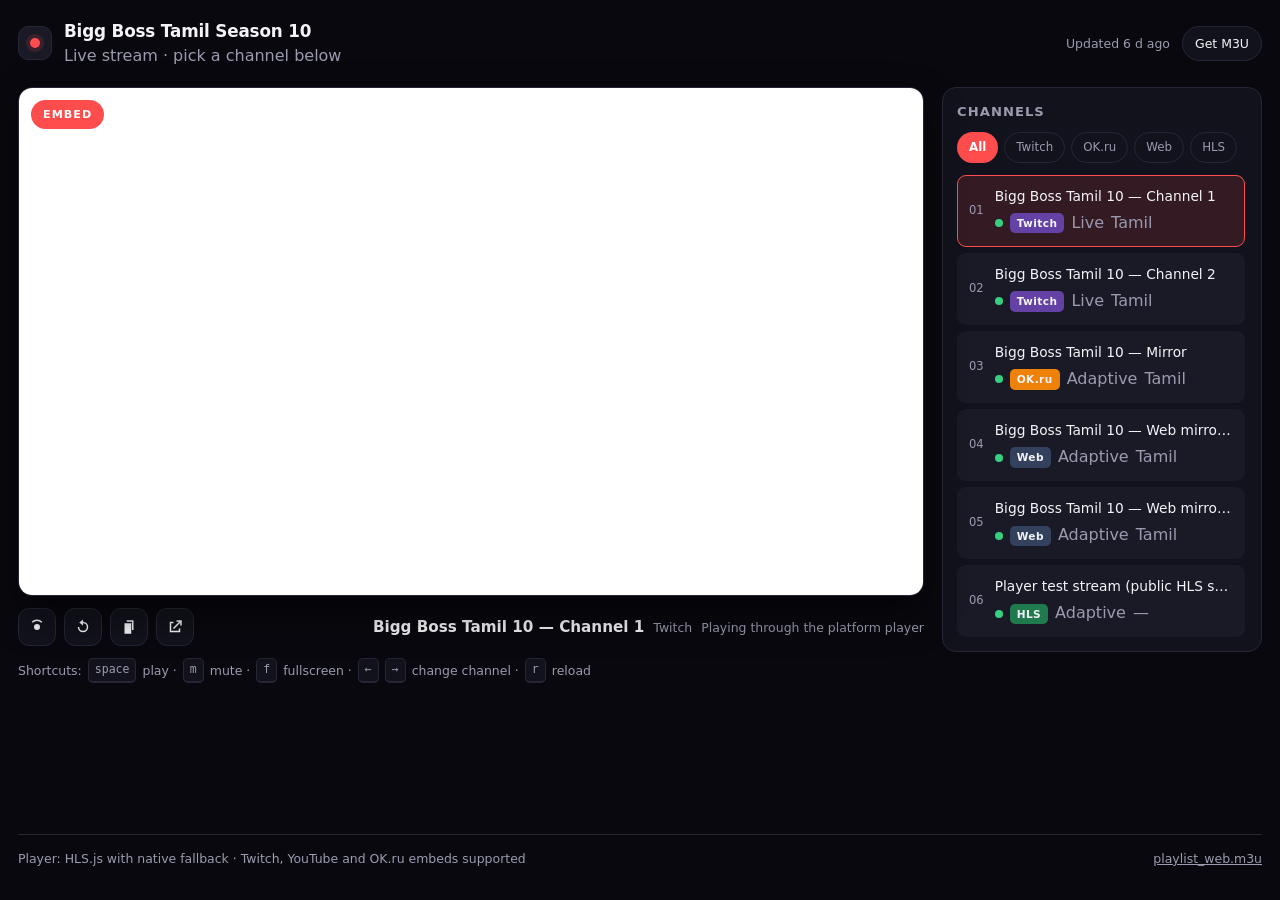
<file: index.html>
<!DOCTYPE html>
<html lang="en">
<head>
<meta charset="utf-8">
<meta name="viewport" content="width=device-width, initial-scale=1, viewport-fit=cover">
<meta name="color-scheme" content="dark">
<meta name="theme-color" content="#0b0b12">
<title>Bigg Boss Tamil — Live</title>
<meta name="description" content="Watch the Bigg Boss Tamil live stream. Clean, fast player with HLS and platform embeds.">
<link rel="manifest" href="manifest.webmanifest">
<link rel="icon" href="data:image/svg+xml,<svg xmlns='http://www.w3.org/2000/svg' viewBox='0 0 32 32'><rect width='32' height='32' rx='8' fill='%230b0b12'/><circle cx='16' cy='16' r='6' fill='%23ff4d4d'/></svg>">
<link rel="stylesheet" href="assets/css/app.css">
</head>
<body>
<div class="app">

  <header class="topbar">
    <div class="brand">
      <span class="brand-mark" aria-hidden="true"><span class="dot"></span></span>
      <div class="brand-text">
        <h1 id="show-title">Bigg Boss Tamil — Live</h1>
        <p id="show-tagline" class="muted"></p>
      </div>
    </div>
    <div class="topbar-right">
      <span id="updated-at" class="muted small"></span>
      <a class="ghost" href="playlist.m3u" download>Get M3U</a>
    </div>
  </header>

  <main class="layout">
    <section class="stage-col">
      <div id="stage" class="stage">
        <video id="video" class="media" controls playsinline preload="metadata"></video>
        <iframe id="iframe" class="media" hidden title="Stream player"
                allow="autoplay; encrypted-media; fullscreen; picture-in-picture"
                allowfullscreen referrerpolicy="origin"></iframe>
        <span id="status-pill" class="pill" data-state="idle">Idle</span>
        <div id="overlay" class="overlay" hidden>
          <span class="spinner" aria-hidden="true"></span>
          <p id="overlay-title" class="overlay-title">Connecting…</p>
          <p id="overlay-message" class="muted small"></p>
          <button id="retry-overlay" class="primary" type="button">Try again</button>
        </div>
      </div>

      <div class="bar">
        <div id="controls" class="controls"></div>
        <div class="now">
          <strong id="now-name">—</strong>
          <span id="now-platform" class="muted small"></span>
          <span id="now-note" class="muted small"></span>
        </div>
      </div>

      <p class="hint muted small">
        Shortcuts: <kbd>space</kbd> play · <kbd>m</kbd> mute · <kbd>f</kbd> fullscreen ·
        <kbd>←</kbd><kbd>→</kbd> change channel · <kbd>r</kbd> reload
      </p>
    </section>

    <aside class="list-col">
      <div class="list-head">
        <h2>Channels</h2>
        <div id="filter-bar" class="filters"></div>
      </div>
      <div id="stream-list" class="stream-list"></div>
      <p id="empty-state" class="muted small" hidden>No streams match this filter.</p>
    </aside>
  </main>

  <div id="banner" class="banner" role="status" hidden></div>

  <footer class="footer">
    <span class="muted small">Player: HLS.js with native fallback · Twitch, YouTube and OK.ru embeds supported</span>
    <span class="muted small"><a href="playlist_web.m3u" download>playlist_web.m3u</a></span>
  </footer>

</div>
<script type="module" src="assets/js/app.js"></script>
</body>
</html>
</file>
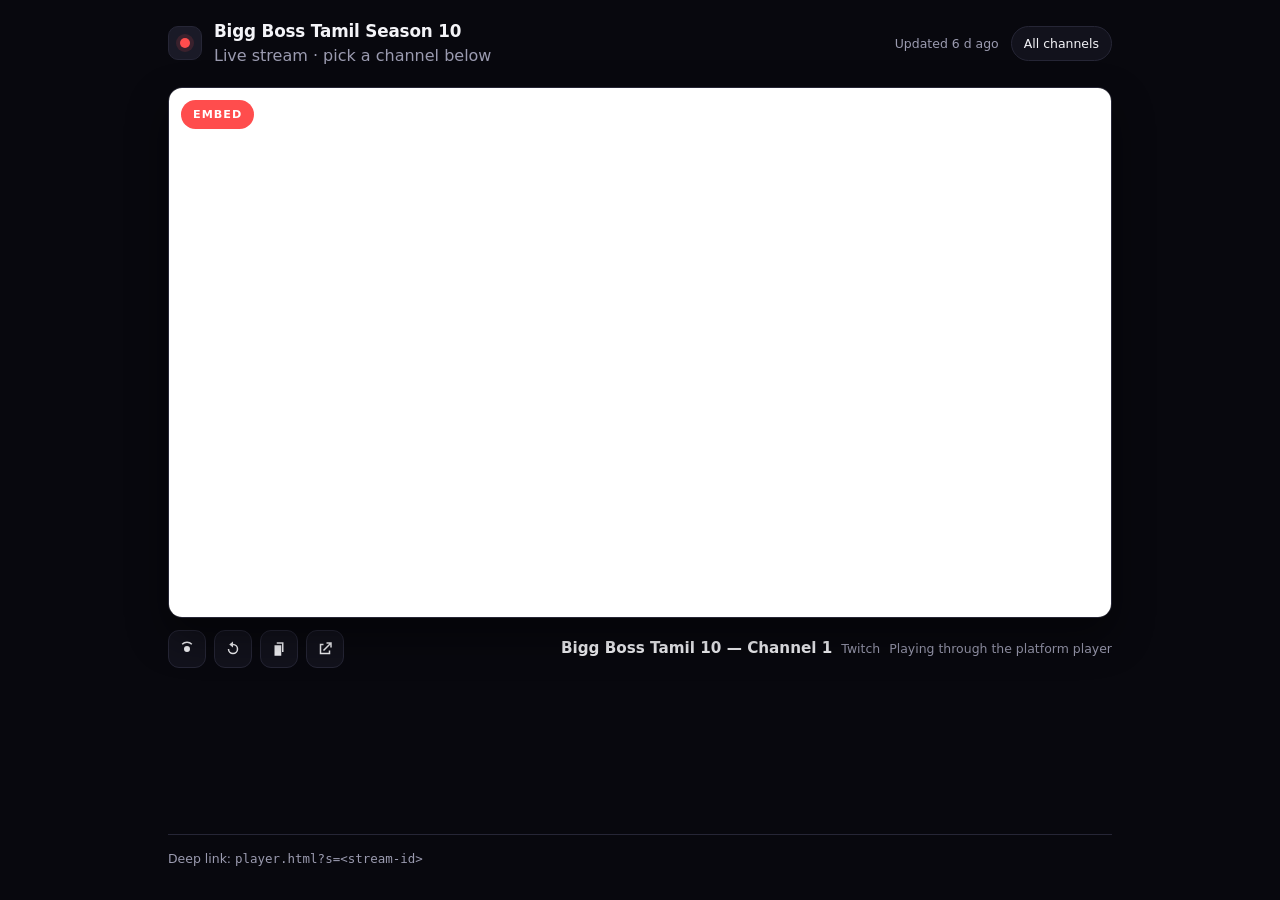
<file: player.html>
<!DOCTYPE html>
<html lang="en">
<head>
<meta charset="utf-8">
<meta name="viewport" content="width=device-width, initial-scale=1, viewport-fit=cover">
<meta name="color-scheme" content="dark">
<meta name="theme-color" content="#0b0b12">
<title>Bigg Boss Tamil — Player</title>
<meta name="description" content="Standalone live stream player. Handy as an IPTV / M3U target.">
<link rel="icon" href="data:image/svg+xml,<svg xmlns='http://www.w3.org/2000/svg' viewBox='0 0 32 32'><rect width='32' height='32' rx='8' fill='%230b0b12'/><circle cx='16' cy='16' r='6' fill='%23ff4d4d'/></svg>">
<link rel="stylesheet" href="assets/css/app.css">
</head>
<body class="is-player-only">
<div class="app app-narrow">

  <header class="topbar">
    <div class="brand">
      <span class="brand-mark" aria-hidden="true"><span class="dot"></span></span>
      <div class="brand-text">
        <h1 id="show-title">Bigg Boss Tamil — Live</h1>
        <p id="show-tagline" class="muted"></p>
      </div>
    </div>
    <div class="topbar-right">
      <span id="updated-at" class="muted small"></span>
      <a class="ghost" href="./">All channels</a>
    </div>
  </header>

  <main class="layout layout-single">
    <section class="stage-col">
      <div id="stage" class="stage">
        <video id="video" class="media" controls playsinline preload="metadata"></video>
        <iframe id="iframe" class="media" hidden title="Stream player"
                allow="autoplay; encrypted-media; fullscreen; picture-in-picture"
                allowfullscreen referrerpolicy="origin"></iframe>
        <span id="status-pill" class="pill" data-state="idle">Idle</span>
        <div id="overlay" class="overlay" hidden>
          <span class="spinner" aria-hidden="true"></span>
          <p id="overlay-title" class="overlay-title">Connecting…</p>
          <p id="overlay-message" class="muted small"></p>
          <button id="retry-overlay" class="primary" type="button">Try again</button>
        </div>
      </div>

      <div class="bar">
        <div id="controls" class="controls"></div>
        <div class="now">
          <strong id="now-name">—</strong>
          <span id="now-platform" class="muted small"></span>
          <span id="now-note" class="muted small"></span>
        </div>
      </div>
    </section>
  </main>

  <div id="banner" class="banner" role="status" hidden></div>

  <footer class="footer">
    <span class="muted small">Deep link: <code>player.html?s=&lt;stream-id&gt;</code></span>
  </footer>

</div>
<script type="module" src="assets/js/app.js"></script>
</body>
</html>
</file>
<file: assets/css/app.css>
/* ==========================================================================
   Bigg Boss Tamil — Live
   Single stylesheet, dark-first, no framework.
   ========================================================================== */

:root {
  --bg: #08080e;
  --surface: #12121c;
  --surface-2: #1a1a27;
  --line: #262636;
  --text: #f4f4f8;
  --text-dim: #9b9bb0;
  --accent: #ff4d4d;
  --accent-soft: rgba(255, 77, 77, 0.14);
  --ok: #35d07f;
  --warn: #f0b429;
  --radius: 14px;
  --radius-sm: 9px;
  --shadow: 0 18px 40px rgba(0, 0, 0, 0.45);
  --font: system-ui, -apple-system, "Segoe UI", Roboto, "Noto Sans Tamil", sans-serif;
}

* { box-sizing: border-box; }

html, body { height: 100%; }

body {
  margin: 0;
  background: var(--bg);
  color: var(--text);
  font-family: var(--font);
  line-height: 1.55;
  -webkit-font-smoothing: antialiased;
}

h1, h2, h3 { margin: 0; font-weight: 600; letter-spacing: -0.01em; }
h1 { font-size: 1.05rem; }
h2 { font-size: 0.82rem; text-transform: uppercase; letter-spacing: 0.08em; color: var(--text-dim); }

p { margin: 0; }
a { color: inherit; }
code, kbd { font-family: ui-monospace, "SF Mono", Menlo, monospace; }

.muted { color: var(--text-dim); }
.small { font-size: 0.78rem; }

:focus-visible {
  outline: 2px solid var(--accent);
  outline-offset: 2px;
  border-radius: 6px;
}

/* ---------------------------------------------------------------- layout */

.app {
  max-width: 1360px;
  margin: 0 auto;
  padding: 18px 18px 32px;
  display: flex;
  flex-direction: column;
  gap: 18px;
  min-height: 100%;
}

.app-narrow { max-width: 980px; }

.topbar {
  display: flex;
  align-items: center;
  justify-content: space-between;
  gap: 16px;
  flex-wrap: wrap;
}

.brand { display: flex; align-items: center; gap: 12px; }
.brand-text { display: flex; flex-direction: column; }

.brand-mark {
  width: 34px;
  height: 34px;
  border-radius: 10px;
  background: var(--surface-2);
  border: 1px solid var(--line);
  display: grid;
  place-items: center;
  flex: none;
}

.brand-mark .dot {
  width: 10px;
  height: 10px;
  border-radius: 50%;
  background: var(--accent);
  box-shadow: 0 0 0 4px var(--accent-soft);
}

.topbar-right { display: flex; align-items: center; gap: 12px; }

.ghost {
  font-size: 0.78rem;
  text-decoration: none;
  padding: 7px 12px;
  border: 1px solid var(--line);
  border-radius: 999px;
  background: var(--surface);
  transition: border-color 0.15s, background 0.15s;
}

.ghost:hover { border-color: var(--accent); background: var(--accent-soft); }

.layout {
  display: grid;
  grid-template-columns: minmax(0, 1fr) 320px;
  gap: 18px;
  align-items: start;
}

.layout-single { grid-template-columns: minmax(0, 1fr); }

.stage-col { display: flex; flex-direction: column; gap: 12px; min-width: 0; }

/* ----------------------------------------------------------------- stage */

.stage {
  position: relative;
  aspect-ratio: 16 / 9;
  background: #000;
  border: 1px solid var(--line);
  border-radius: var(--radius);
  overflow: hidden;
  box-shadow: var(--shadow);
}

.media {
  position: absolute;
  inset: 0;
  width: 100%;
  height: 100%;
  border: 0;
  display: block;
  background: #000;
}

.media[hidden] { display: none; }

.pill {
  position: absolute;
  top: 12px;
  left: 12px;
  z-index: 3;
  font-size: 0.7rem;
  font-weight: 600;
  letter-spacing: 0.09em;
  text-transform: uppercase;
  padding: 5px 11px;
  border-radius: 999px;
  background: rgba(10, 10, 16, 0.72);
  border: 1px solid var(--line);
  color: var(--text-dim);
  backdrop-filter: blur(6px);
}

.pill[data-state="playing"],
.pill[data-state="embed"] { color: #fff; border-color: transparent; background: var(--accent); }

.pill[data-state="loading"] { color: var(--warn); border-color: rgba(240, 180, 41, 0.4); }
.pill[data-state="error"] { color: var(--accent); border-color: rgba(255, 77, 77, 0.5); }

.overlay {
  position: absolute;
  inset: 0;
  z-index: 2;
  display: flex;
  flex-direction: column;
  align-items: center;
  justify-content: center;
  gap: 10px;
  text-align: center;
  padding: 24px;
  background: rgba(8, 8, 14, 0.86);
}

.overlay[hidden] { display: none; }
.overlay-title { font-weight: 600; }

.spinner {
  width: 30px;
  height: 30px;
  border-radius: 50%;
  border: 2.5px solid var(--line);
  border-top-color: var(--accent);
  animation: spin 0.85s linear infinite;
}

.overlay.is-error .spinner { display: none; }

@keyframes spin { to { transform: rotate(360deg); } }

.primary {
  font: inherit;
  font-size: 0.82rem;
  font-weight: 600;
  color: #fff;
  background: var(--accent);
  border: 0;
  padding: 9px 18px;
  border-radius: 999px;
  cursor: pointer;
}

.primary:hover { filter: brightness(1.08); }

/* -------------------------------------------------------------- controls */

.bar {
  display: flex;
  align-items: center;
  justify-content: space-between;
  gap: 14px;
  flex-wrap: wrap;
}

.controls { display: flex; align-items: center; gap: 8px; }

.ctl {
  width: 38px;
  height: 38px;
  display: grid;
  place-items: center;
  border-radius: 11px;
  border: 1px solid var(--line);
  background: var(--surface);
  color: var(--text);
  cursor: pointer;
  transition: border-color 0.15s, background 0.15s, transform 0.1s;
}

.ctl svg { width: 18px; height: 18px; }
.ctl:hover { border-color: var(--accent); background: var(--accent-soft); }
.ctl:active { transform: scale(0.95); }

.now { display: flex; align-items: baseline; gap: 9px; flex-wrap: wrap; min-width: 0; }
.now strong { font-size: 0.95rem; }

.hint { display: flex; gap: 6px; flex-wrap: wrap; align-items: center; }

kbd {
  font-size: 0.72rem;
  padding: 2px 6px;
  border: 1px solid var(--line);
  border-bottom-width: 2px;
  border-radius: 5px;
  background: var(--surface);
}

/* ------------------------------------------------------------ stream list */

.list-col {
  background: var(--surface);
  border: 1px solid var(--line);
  border-radius: var(--radius);
  padding: 14px;
  display: flex;
  flex-direction: column;
  gap: 12px;
  max-height: calc(100vh - 130px);
}

.list-head { display: flex; flex-direction: column; gap: 10px; }

.filters { display: flex; gap: 6px; flex-wrap: wrap; }

.chip {
  font: inherit;
  font-size: 0.74rem;
  padding: 5px 11px;
  border-radius: 999px;
  border: 1px solid var(--line);
  background: transparent;
  color: var(--text-dim);
  cursor: pointer;
}

.chip:hover { color: var(--text); border-color: var(--text-dim); }
.chip.is-active { background: var(--accent); border-color: transparent; color: #fff; font-weight: 600; }

.stream-list {
  display: flex;
  flex-direction: column;
  gap: 6px;
  overflow-y: auto;
  padding-right: 2px;
}

.stream-item {
  font: inherit;
  text-align: left;
  display: flex;
  align-items: center;
  gap: 11px;
  width: 100%;
  padding: 10px 11px;
  border-radius: var(--radius-sm);
  border: 1px solid transparent;
  background: var(--surface-2);
  color: var(--text);
  cursor: pointer;
  transition: border-color 0.15s, background 0.15s;
}

.stream-item:hover { border-color: var(--line); }
.stream-item.is-active { border-color: var(--accent); background: var(--accent-soft); }

.stream-index {
  font-size: 0.72rem;
  color: var(--text-dim);
  font-variant-numeric: tabular-nums;
  flex: none;
}

.stream-body { display: flex; flex-direction: column; gap: 4px; min-width: 0; }
.stream-name { font-size: 0.86rem; font-weight: 500; overflow: hidden; text-overflow: ellipsis; white-space: nowrap; }
.stream-meta { display: flex; align-items: center; gap: 7px; flex-wrap: wrap; }

.badge {
  font-size: 0.66rem;
  font-weight: 600;
  letter-spacing: 0.04em;
  padding: 2px 7px;
  border-radius: 5px;
  background: var(--line);
  color: var(--text);
}

.badge-twitch { background: #6441a5; }
.badge-youtube { background: #c4302b; }
.badge-okru { background: #ee8208; }
.badge-hls { background: #1f7a4d; }
.badge-web { background: #33415c; }
.badge-dailymotion { background: #0d6efd; }

/* Reachability, not liveness - see reachDot() in app.js */
.reach-dot {
  width: 8px;
  height: 8px;
  border-radius: 50%;
  flex: none;
  background: var(--text-dim);
}

.reach-reachable { background: var(--ok); }
.reach-unreachable { background: var(--accent); }
.reach-unknown { background: var(--line); }

/* ---------------------------------------------------------------- extras */

.banner {
  position: fixed;
  left: 50%;
  bottom: 22px;
  transform: translateX(-50%);
  z-index: 20;
  background: var(--surface-2);
  border: 1px solid var(--line);
  border-radius: 999px;
  padding: 10px 18px;
  font-size: 0.82rem;
  box-shadow: var(--shadow);
  max-width: min(90vw, 520px);
  text-align: center;
}

.banner[hidden] { display: none; }

.footer {
  display: flex;
  justify-content: space-between;
  gap: 12px;
  flex-wrap: wrap;
  border-top: 1px solid var(--line);
  padding-top: 14px;
  margin-top: auto;
}

.footer a { color: var(--text-dim); }

/* ------------------------------------------------------------ responsive */

@media (max-width: 980px) {
  .layout { grid-template-columns: minmax(0, 1fr); }
  .list-col { max-height: none; }
  .stream-list { max-height: 46vh; }
}

@media (max-width: 560px) {
  .app { padding: 12px 12px 24px; }
  h1 { font-size: 0.98rem; }
  .hint { display: none; }
}

@media (prefers-reduced-motion: reduce) {
  * { animation-duration: 0.01ms !important; transition-duration: 0.01ms !important; }
}
</file>
